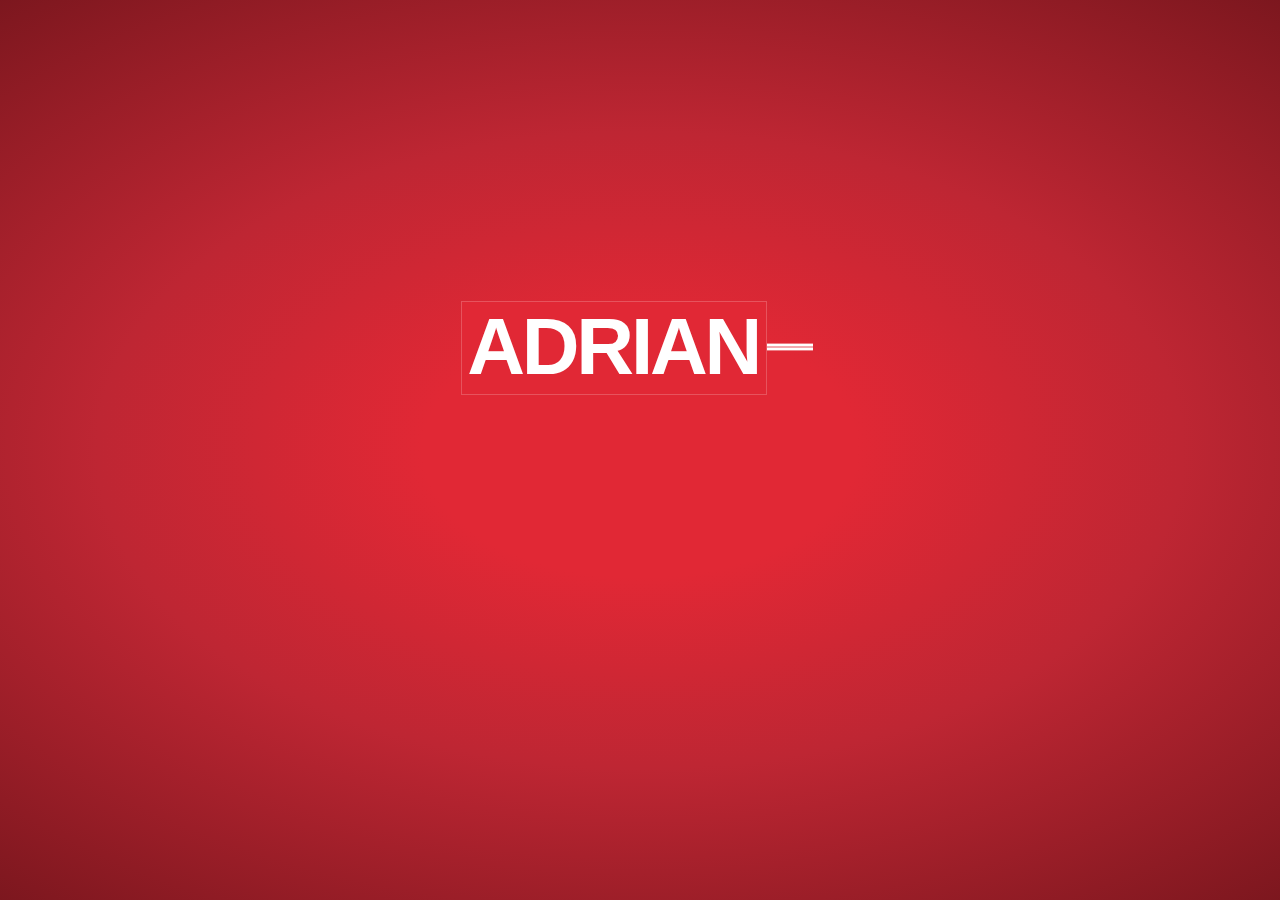
<file: index.html>
<!DOCTYPE html>
<html lang="en">

<head>
  <meta charset="UTF-8">
  <meta name="viewport" content="width=device-width, initial-scale=1.0">
  <meta author="Geezy Wish">
  <link rel="stylesheet" href="styles.css">
  <link rel="icon" href="favicon.ico" type="image/x-icon">
  <script src="https://code.jquery.com/jquery-3.6.4.min.js"></script>
  <title>Adrian's Birthday</title>
  <style>
    body {
    animation: tighten-vinette ease-out 1800ms forwards;
    }
  </style>
</head>

<body>
  <div class="wrapper run-animation" id="animate">
    <div class="logo">
      <span class="marvel">Adrian</span>
      <span class="studios">Smith</span>
      <br><span class="age">IS TURNING 6!</span>
    </div>
    <div class="avengers-assemble">
      <p class="avengers">SUPERHEROES</p>
      <a href="./home.html"><button class="comic-button">Assemble!</button></a>
    </div>
  </div>
  <div class="images"></div>
  <script src="script.js" type="text/javascript"></script>
</body>

</html>
</file>
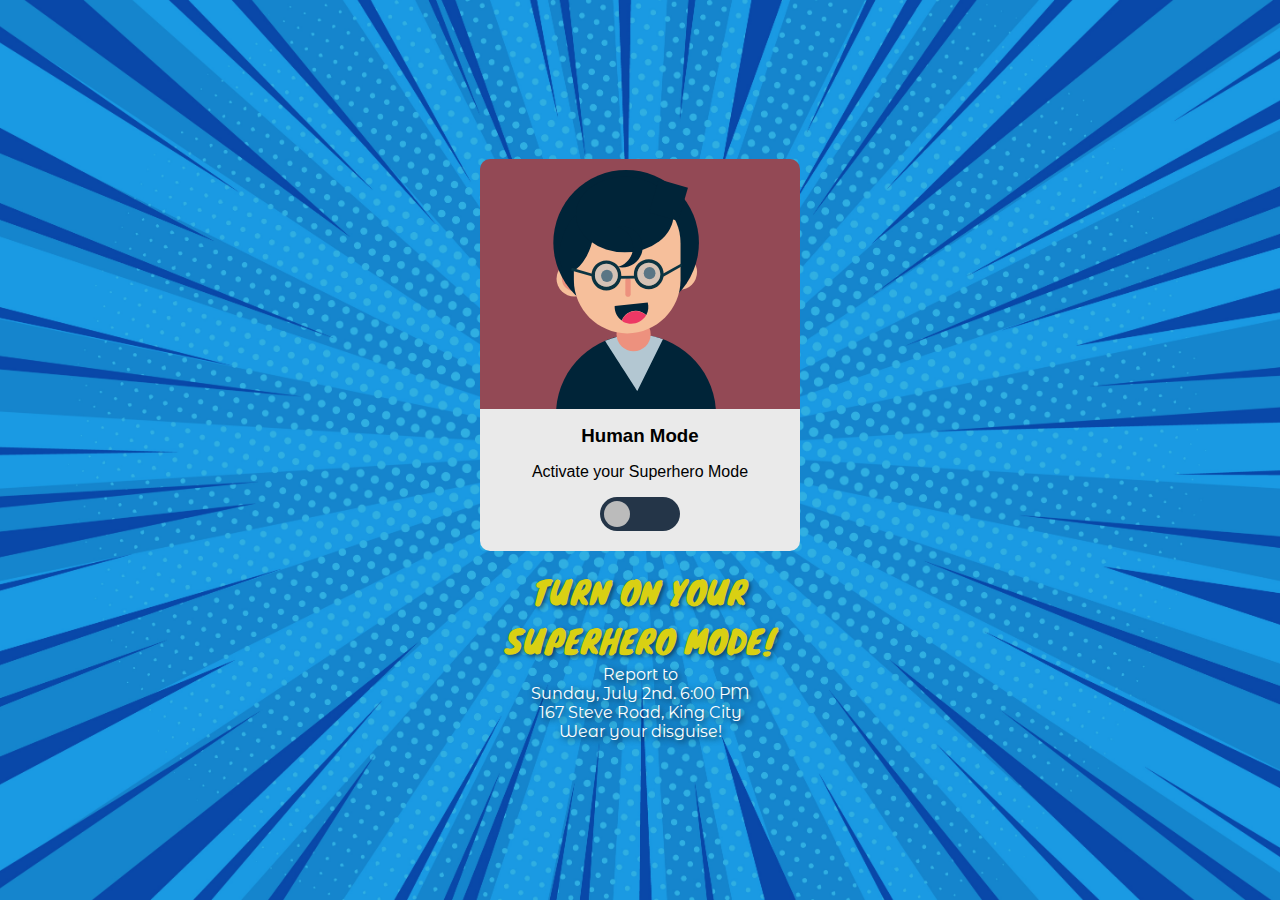
<file: home.html>
<!DOCTYPE html>
<html lang="en">

<head>
    <meta charset="UTF-8">
    <meta name="viewport" content="width=device-width, initial-scale=1.0">
    <meta author="Geezy Wish">
    <link rel="stylesheet" href="styles.css">
    <link rel="icon" href="favicon.ico" type="image/x-icon">
    <script src="https://code.jquery.com/jquery-3.6.4.min.js"></script>
    <title>Adrian's Birthday</title>
</head>

<body class="frame2-body">
    <div class="frame2">

        <div class="container">
            <div class="background">
              <div class="clarkKent">
                <?xml version="1.0" encoding="utf-8"?>
                <svg version="1.1" id="Layer_1" xmlns="http://www.w3.org/2000/svg" xmlns:xlink="http://www.w3.org/1999/xlink" x="0px" y="0px"
               viewBox="-5 0 120 120" style="enable-background:new 0 0 100 100;" xml:space="preserve">
                <!-- Gives color to the boy graphic -->
               <style type="text/css">
              .st0{fill:#002438;}
              .st1{fill:#B3C7D2;}
              .st2{fill:#ED917E;}
              .st3{fill:#F6BF9B;}
              .st4{fill:#ED3865;}
              .st5{fill:#0A3341;}
              .st6{opacity:0.5;fill:#B3C7D2;}
              .st7{fill:#0A3341;stroke:#0B3442;stroke-miterlimit:10;}
              .st8{fill:none;stroke:#0B3442;stroke-miterlimit:10;}
          </style>
          <g>
              <g id="body_x5F_clark">
                  <path class="st0" d="M83.5,98.6v-2.8c0-16.5-13.5-30-30-30h0c-16.5,0-30,13.5-30,30v2.8H83.5z"/>
              </g>
              <path class="st1" d="M63.6,67.6c0,0-3.8-1.3-5.1-1.4c-2.3-0.1-4.2-0.7-5.6-0.7c-3.7-0.1-10.9,2.6-11,2.7C41.9,68.3,54,87,54,87
                  L63.6,67.6z"/>
              <circle id="neck" class="st2" cx="52.6" cy="65.7" r="6.4"/>
              <g id="Face">
                  <g id="Ear_x5F_right">
                      <circle class="st3" cx="69.7" cy="42.4" r="6.7"/>
                      <circle class="st2" cx="69.7" cy="42.4" r="4.7"/>
                  </g>
                  <g id="Ear_x5F_left">
                      <circle class="st3" cx="30.4" cy="44.9" r="6.7"/>
                      <circle class="st2" cx="30.4" cy="44.9" r="4.7"/>
                  </g>
                  <circle class="st0" cx="49.8" cy="31.4" r="27.3"/>
                  <path class="st3" d="M50.2,65.4L50.2,65.4c-11,0-20-9-20-20V31.5c0-11,9-20,20-20h0c11,0,20,9,20,20v13.9
                      C70.2,56.4,61.2,65.4,50.2,65.4z"/>
                  <ellipse transform="matrix(0.3163 -0.9486 0.9486 0.3163 -7.9381 50.8607)" class="st0" cx="31.3" cy="30.9" rx="11.8" ry="5.6"/>
                  <ellipse class="st0" cx="49.3" cy="20.8" rx="18.3" ry="14.2"/>
                  <rect x="60" y="8.9" transform="matrix(0.9605 0.2783 -0.2783 0.9605 6.8761 -17.6808)" class="st0" width="11.4" height="13"/>
                  <path class="st0" d="M48.3,25.3c-0.6,0-1.2,0.1-1.8,0.2c3.4,0.8,5.9,3.8,5.9,7.5s-2.5,6.7-5.9,7.5c0.6,0.1,1.1,0.2,1.8,0.2
                      c4.2,0,7.7-3.4,7.7-7.7S52.6,25.3,48.3,25.3z"/>
                  <ellipse class="st0" cx="42.6" cy="43.8" rx="2.2" ry="2.3"/>
                  <ellipse class="st0" cx="58.6" cy="42.8" rx="2.2" ry="2.3"/>
                  <path class="st2" d="M50.5,51.7L50.5,51.7c-0.6,0-1-0.5-1-1v-5.3c0-0.5,0.5-1,1-1h0c0.5,0,1,0.5,1,1v5.3
                      C51.5,51.3,51,51.7,50.5,51.7z"/>
                  <path class="st0" d="M53.4,56.9c1.5,0,2.9,0.6,3.9,1.6c0,0,0.1-0.1,0.1-0.1c0.8-1.5,0.9-3.1,0.5-4.6l-12.4,1.3
                      c-0.1,2.1,0.9,4.2,2.7,5.5C48.9,58.5,51,56.9,53.4,56.9z"/>
                  <path class="st4" d="M57.3,58.6c-1-1-2.4-1.6-3.9-1.6c-2.4,0-4.4,1.5-5.2,3.7c0.2,0.1,0.4,0.3,0.6,0.4
                      C51.9,62.6,55.6,61.5,57.3,58.6z"/>
              </g>
              <g id="Glasses">
                  <g>
                      <path class="st5" d="M42.4,38.1c-3.1,0-5.6,2.5-5.6,5.6c0,3.1,2.5,5.6,5.6,5.6c3.1,0,5.6-2.5,5.6-5.6
                          C48,40.5,45.5,38.1,42.4,38.1z M42.4,47.9c-2.4,0-4.3-1.9-4.3-4.3c0-2.4,1.9-4.3,4.3-4.3s4.3,1.9,4.3,4.3
                          C46.7,46,44.8,47.9,42.4,47.9z"/>
                      <circle class="st6" cx="42.4" cy="43.6" r="4.3"/>
                  </g>
                  <g>
                      <path class="st5" d="M58.3,37.6c-3.1,0-5.6,2.5-5.6,5.6c0,3.1,2.5,5.6,5.6,5.6c3.1,0,5.6-2.5,5.6-5.6
                          C63.9,40.1,61.4,37.6,58.3,37.6z M58.3,47.5c-2.4,0-4.3-1.9-4.3-4.3c0-2.4,1.9-4.3,4.3-4.3c2.4,0,4.3,1.9,4.3,4.3
                          C62.6,45.5,60.7,47.5,58.3,47.5z"/>
                      <circle class="st6" cx="58.3" cy="43.2" r="4.3"/>
                  </g>
                  <line class="st7" x1="46.9" y1="44.4" x2="53.2" y2="44.3"/>
                  <line class="st8" x1="63.5" y1="43.7" x2="70.6" y2="39.7"/>
                  <line class="st8" x1="37.3" y1="43.6" x2="29.3" y2="41.3"/>
              </g>
          </g>
          </svg>
              </div>
              
              <div class="superman">
                <svg xmlns="http://www.w3.org/2000/svg" xmlns:xlink="http://www.w3.org/1999/xlink" version="1.1" id="Layer_1" x="0" y="0" viewBox="-5 0 120 120" xml:space="preserve" enable-background="new 0 0 100 100">
            <style type="text/css">
              
              .st9{fill:#E15555;}
              .st10{fill:#529BD4;}
              .st11{fill:#EBD687;}
              .st12{fill:#ED917E;}
              .st13{fill:#F6BF9B;}
              .st14{fill:#002438;}
              .st15{fill:#ED3865;}
          
            </style>
            <g id="body_x5F_superman">
              <path id="cape" class="st9" d="M84.7 96.3c-1.6-15.5-14.9-27.7-30.8-27.7h-0.7c-15.9 0-29.2 12.2-30.8 27.7H84.7z"/>
              <path id="shirt" class="st10" d="M74.8 96.3v-4.6C74.8 79.7 65 70 53.1 70h0c-11.9 0-21.7 9.8-21.7 21.7v4.6H74.8z"/>
              <polygon id="logo" class="st11" points="68.4 96.3 69 95.2 61.4 82.3 46.4 82.5 39 95.6 39.4 96.3 "/>
            </g>
            <circle id="neck_1_" class="st12" cx="52.6" cy="67.7" r="6.4"/>
            <g id="Face_1_">
              <g id="Ear_x5F_right_1_">
                <circle class="st13" cx="69.7" cy="44.4" r="6.7"/>
                <circle class="st12" cx="69.7" cy="44.4" r="4.7"/>
              </g>
              <g id="Ear_x5F_left_1_">
                <circle class="st13" cx="30.4" cy="46.9" r="6.7"/>
                <circle class="st12" cx="30.4" cy="46.9" r="4.7"/>
              </g>
              <circle class="st14" cx="49.8" cy="33.4" r="27.3"/>
              <path class="st13" d="M50.2 67.4L50.2 67.4c-11 0-20-9-20-20V33.5c0-11 9-20 20-20h0c11 0 20 9 20 20v13.9C70.2 58.4 61.2 67.4 50.2 67.4z"/>
              <path class="st14" d="M40.6 44.8c-0.1 0.3-0.2 0.6-0.2 0.9 0 1.3 1 2.3 2.2 2.3 0.8 0 1.4-0.4 1.8-1L40.6 44.8z"/>
              <path class="st14" d="M60.7 43.9c0.1 0.3 0.2 0.6 0.2 0.9 0 1.3-1 2.3-2.2 2.3 -0.8 0-1.4-0.4-1.8-1L60.7 43.9z"/>
              <ellipse transform="matrix(0.3163 -0.9486 0.9486 0.3163 -9.8354 52.228)" class="st14" cx="31.3" cy="32.9" rx="11.8" ry="5.6"/>
              <ellipse class="st14" cx="49.3" cy="22.8" rx="18.3" ry="14.2"/>
              <rect x="60" y="10.9" transform="matrix(0.9605 0.2783 -0.2783 0.9605 7.4327 -17.6017)" class="st14" width="11.4" height="13"/>
              <path class="st14" d="M48.3 27.3c-0.6 0-1.2 0.1-1.8 0.2 3.4 0.8 5.9 3.8 5.9 7.5s-2.5 6.7-5.9 7.5c0.6 0.1 1.1 0.2 1.8 0.2 4.2 0 7.7-3.4 7.7-7.7S52.6 27.3 48.3 27.3z"/>
              <path class="st12" d="M50.5 53.7L50.5 53.7c-0.6 0-1-0.5-1-1v-5.3c0-0.5 0.5-1 1-1h0c0.5 0 1 0.5 1 1v5.3C51.5 53.3 51 53.7 50.5 53.7z"/>
              <path class="st14" d="M53.4 58.9c1.5 0 2.9 0.6 3.9 1.6 0 0 0.1-0.1 0.1-0.1 0.8-1.5 0.9-3.1 0.5-4.6l-12.4 1.3c-0.1 2.1 0.9 4.2 2.7 5.5C48.9 60.5 51 58.9 53.4 58.9z"/>
              <path class="st15" d="M57.3 60.6c-1-1-2.4-1.6-3.9-1.6 -2.4 0-4.4 1.5-5.2 3.7 0.2 0.1 0.4 0.3 0.6 0.4C51.9 64.6 55.6 63.5 57.3 60.6z"/>
            </g>
          </svg>
              </div>
            </div>
            <div class="text">
              <h3>Human Mode</h3>
              <p>Activate your Superhero Mode</p>
              <div class="toggleSwitch">
                <label class="switch">
                  <input type="checkbox" class="check">
                  <div class="slider round"></div>
                </label>
              </div>
            </div>
          </div>
        <div class="venue">
            <span class="superhero">TURN ON YOUR<br>SUPERHERO MODE!</span>
            <br>
            Report to
            <br>
            Sunday, July 2nd. 6:00 PM
            <br>
            167 Steve Road, King City
            <br>
            Wear your disguise!
        </div>
    </div>
    <script src="script.js" type="text/javascript"></script>
</body>

</html>
</file>
<file: styles.css>
@import url(https://fonts.googleapis.com/css?family=Bangers);
@import url(https://fonts.googleapis.com/css?family=Knewave);
@import url(https://fonts.googleapis.com/css?family=Montserrat+Alternates);

* {
    box-sizing: border-box;
}

html,
body {
    height: 100vh;
    height: 100dvh;
}

body {
    margin: 0;
    background-color: #e12835;
    background-image: radial-gradient(#e12835 20%, #be2633 50%, rgba(0, 0, 0, .5) 100%);
    background-size: 120%;
    background-position: center;
    font-family: 'Barlow Condensed', sans-serif;
}

.images {
    pointer-events: none;
    height: 100vh;
    top: 0;
    bottom: 0;
    right: 0;
    left: 0;
    position: absolute;
    opacity: 0.6;
    z-index: 3;
    background-size: cover;
    background-position: center;
    background-repeat: none;
    background-image: url('https://dashandarbeitsgeschaeft.at/media/image/product/13916/lg/avengers-comic-pack.jpg');
}

.wrapper {
    height: 100vh;
    display: flex;
    align-items: center;
    flex-direction: column;
    justify-content: center;
}

.logo {
    cursor: pointer;
    text-align: center;
}

.logo:hover .restart {
    opacity: 0.8;
}

.restart {
    color: #fff;
    margin-top: 20px;
    font-size: 1.5rem;
    text-transform: uppercase;
    letter-spacing: -0.08rem;
    transition: opacity 150ms linear;
}

.marvel,
.studios {
    position: relative;
    color: #fff;
    text-transform: uppercase;
    letter-spacing: -0.2rem;
    font-size: 5rem;
    margin: 0.05rem 0.05rem 0.5rem;
    padding: 0 0.4rem;
    display: inline-block;
}

.studios {
    font-weight: 500;
    letter-spacing: -0.3rem;
    transform: translateX(-95px);
}

.marvel {
    z-index: 21;
    font-weight: 800;
    transform: translateX(95px);
}

.marvel:before {
    z-index: -1;
    content: '';
    display: block;
    background-color: #e12835;
    border: solid rgba(255, 255, 255, .2) 1px;
    height: 100%;
    width: 100%;
    position: absolute;
    top: 0;
    left: 0;
}

.studios:after,
.studios:before {
    content: '';
    display: block;
    height: 3px;
    position: absolute;
    background-color: #fff;
    display: block;
    left: 0.4rem;
    right: 0.4rem;
}

.age {
    transition: opacity 0.5s ease-in;
    opacity: 0;
    color: white;
}

.studios:before {
    top: 0;
}

.studios:after {
    bottom: 0;
}

.wrapper.run-animation {
    animation: shrink ease-out 4800ms forwards 600ms;
}

.wrapper.run-animation .marvel {
    transform: translateX(95px);
    animation: slide-out-X 750ms ease forwards;
}

.wrapper.run-animation .studios {
    transform: translateX(-95px);
    color: transparent;
    animation: slide-out-X 750ms ease forwards, show-text 300ms linear forwards 1500ms;
}

.wrapper.run-animation .studios:before {
    transform: translateY(2.9rem);
    animation: slide-out-Y 300ms ease forwards 750ms;
}

.wrapper.run-animation .studios:after {
    transform: translateY(-2.9rem);
    animation: slide-out-Y 300ms ease forwards 750ms;
}

.wrapper.run-animation .restart {
    opacity: 0;
    animation: fade-down 1200ms ease 3600ms forwards;
}

.wrapper.run-animation~.images {
    animation: flicker-images 1500ms 2 steps(1, end), fade-out 4500ms forwards;
}

@keyframes slide-out-X {
    100% {
        transform: translateX(0);
    }
}

@keyframes slide-out-Y {
    100% {
        transform: translateY(0);
    }
}

@keyframes show-text {
    100% {
        color: #fff;
    }
}

@keyframes shrink {
    100% {
        transform: scale(0.8);
    }
}

@keyframes tighten-vinette {
    100% {
        background-size: 120%;
    }
}

@keyframes fade-down {
    0% {
        transform: translateY(-2rem);
        opacity: 0;
    }

    100% {
        transform: translateY(0);
        opacity: 0.5;
    }
}

@keyframes fade-out {
    100% {
        opacity: 0;
    }
}



@keyframes flicker-images {
    0% {
        background-image: url('https://i.ytimg.com/vi/lhgrYaBmplY/maxresdefault.jpg');
    }

    10% {
        background-image: url('https://cdn.marvel.com/content/1x/004tho_com_inl_05.jpg');
    }

    20% {
        background-image: url('https://www.nerdmuch.com/wp-content/uploads/2016/02/funny-deadpool.jpg');
    }

    30% {
        background-image: url('https://i.pinimg.com/736x/b4/e0/d5/b4e0d51ab9af14198f733ca582d06794--geek-things-geek-art.jpg');
    }

    40% {
        background-image: url('https://images.fastcompany.net/image/upload/w_1280,f_auto,q_auto,fl_lossy/fc/3025621-poster-p-1-ka-pow-marvel-opens-massive-comic-book-images-archive-and-api-to-fans-developers.jpg');
    }

    50% {
        background-image: url('https://www.superherohype.com/wp-content/uploads/sites/4/2023/09/Captain-America-Vol.-11-1-cover-cropped.jpg');
    }

    60% {
        background-image: url('https://www.superherohype.com/wp-content/uploads/sites/4/2022/09/avengers-war-across-time.jpg');
    }

    70% {
        background-image: url('https://comicvine.gamespot.com/a/uploads/scale_medium/12/124259/8126579-amazing_spider-man_vol_5_54_stormbreakers_variant_textless.jpg');
    }

    80% {
        background-image: url('https://encrypted-tbn0.gstatic.com/images?q=tbn:ANd9GcQMFwagi_Q_bMaXTjS3kPwsIWqsKqbwz92xln3e1J7t2OnEbwfxCP0B_YPzCbjKh_p3sIQ');
    }

    90% {
        background-image: url('https://ew.com/thmb/Vh6GNnxEbycJISmWeAn7i8ivoSw=/1500x0/filters:no_upscale():max_bytes(150000):strip_icc()/Hawkeye-02-8163f96600d647dea0ae98c085daeb8f.jpg');
    }

    100% {
        background-image: url('https://rkuykendall.github.io/wheretostartreading/articles/black-widow.jpg');
    }
}

.comic-button {
    font-family: 'Bangers';
    transform: rotate(2deg);
    margin: 4px 15px;
    font-size: 1.3rem;
    padding: 8px;
    background: #ddd;
    border: 1px solid #222;
    width: fit-content;
    box-shadow: 3px 3px 0 #222;
    align-self: center;
}

.avengers-assemble {
    font-family: 'Bangers';
    position: relative;
    display: flex;
    flex-direction: column;
    text-align: center;
    font-size: 3rem;
    margin-top: 4rem;
    color: white;
    transition: opacity 0.5s ease-in;
    opacity: 0;
}

.avengers {
    margin: 0px;
    background-color: #e12835;
    border: solid rgba(255, 255, 255, .2) 1px;
    padding: 2px 8px;
    align-self: center;
    width: fit-content;
}

.show {
    opacity: 1;
    /* When 'show' class is added, set opacity to 1 */
}

.frame2 {
    height: 100vh;
    height: 100dvh;
    position: relative;
    display: flex;
    justify-content: center;
    align-items: center;
    flex-direction: column;
    overflow-x: hidden;
    transition: height 500ms ease;
}

.frame2.open {
    height: 100%;
}

.venue {
    transition: opacity 0.8s ease-in;
    opacity: 1;
    text-align: center;
    text-shadow: 2px 2px 6px rgba(0, 0, 0, 0.8);
    color: white;
    margin-top: 1rem;
    font-family: 'Montserrat Alternates', sans-serif;
}

.frame2-body {
    background-image: url('f2.jpg');
    height: 100vh;
    background-size: cover;
    background-repeat: no-repeat;
}

.superhero {
    font-family: 'Knewave';
    color: #d9d013;
    font-size: 2rem;
    text-shadow: 2px 2px 4px rgba(0, 0, 0, 0.5);
}

.container {
    width: 320px;
}

.background {
    height: 250px;
    position: relative;
    overflow: hidden;
    border-radius: 10px 10px 0 0;
    background-color: #934955;
    animation: changeColor 5s infinite;
}
@keyframes changeColor {
    0% { background-color: #934949; }
    12% { background-color: #934990; }
    25% { background-color: #6c4993; }
    37% { background-color: #495a93; }
    50% { background-color: #498993; }
    75% { background-color: #689349; }
    75% { background-color: #d7d558; }
    100% { background-color: #d53333; }
  }

.text {
    background-color: #eaeaea;
    padding: 1rem;
    text-align: center;
    border-radius: 0 0 10px 10px;

}

.text h3 {
    margin: 0;
}

.clarkKent,
.superman {
    position: absolute;
    top: 0px;
    width: 100%;
}

.background .clarkKent {
    opacity: 1;
    transition: opacity .3s ease-in-out;
}

.background .superman {
    opacity: 0;
    transition: opacity .3s ease-in-out;
}

.background.active .superman {
    opacity: 1;
    transition: opacity .3s ease-in-out;
}

.background.active .clarkKent {
    opacity: 0;
    transition: opacity .3s ease-in-out;
}


.switch {
    position: relative;
    display: inline-block;
    width: 80px;
    height: 34px;
}

.switch input {
    display: none;
}

.slider {
    position: absolute;
    cursor: pointer;
    top: 0;
    left: 0;
    bottom: 0;
    right: 0;
    background-color: #243548;
    /* Remove blue highlighting effect */
    -webkit-tap-highlight-color: transparent;
    transition: .4s
}

.slider:before {
    content: '';
    width: 26px;
    height: 26px;
    position: absolute;
    top: 4px;
    left: 4px;
    background-color: #BBBBBB;
    transition: .4s;
    border-radius: 50% 50% 50% 50% / 50% 50% 50% 50%;
    border-right: 0px solid #BBBBBB;
    border-left: 0px solid #BBBBBB;
    animation: toggle-reverse .5s forwards;
}


input:checked+.slider:before {
    background-color: #3CCC97;
}

input:focus+.slider {
    box-shadow: 0 0 1px #2196F3;
}

input:checked+.slider:before {
    /*   transform: translateX(46px); */
    animation: toggle .5s forwards;
}


.slider.round {
    border-radius: 34px;
}

.slider.round:before {
    border-radius: 50%;
}

@keyframes toggle {
    0% {
        transform: translateX(0px);
        border-right: 0 solid #BBBBBB;
        border-left: 0 solid #BBBBBB;
        background: #BBBBBB;
        border-radius: 50% 50% 50% 50% / 50% 50% 50% 50%;
        height: 26px;
    }

    25% {
        border-left: 0 solid #BBBBBB;
        border-radius: 45% 35% 65% 45% / 50% 50% 50% 50%;
        height: 26px;
    }

    45% {
        border-left: 25px solid #3CCC97;
        border-color: #3CCC97;
        background: #3CCC97;
        border-radius: 65% 45% 65% 45% / 50% 50% 50% 50%;
        height: 16px;
        top: 8px;
    }

    100% {
        border-right: 0 solid #3CCC97;
        border-left: 0 solid #3CCC97;
        border-radius: 50% 50% 50% 50% / 50% 50% 50% 50%;
        transform: translateX(46px);
        height: 26px;
        top: 4px;
    }
}



@keyframes toggle-reverse {
    0% {
        transform: translateX(46px);
        background: #3CCC97;
        border-right: 0 solid #3CCC97;
        border-left: 0 solid #3CCC97;
        border-radius: 50% 50% 50% 50% / 50% 50% 50% 50%;
        height: 26px;
    }

    25% {
        border-right: 0 solid #3CCC97;
        border-radius: 65% 45% 65% 45% / 50% 50% 50% 50%;
        height: 16px;
        top: 8px;
    }

    45% {
        border-right: 25px solid #BBBBBB;
        border-color: #BBBBBB;
        background: #BBBBBB;
        border-radius: 45% 35% 65% 45% / 50% 50% 50% 50%;
        height: 16px;
    }

    100% {
        border-right: 0 solid #BBBBBB;
        border-left: 0 solid #BBBBBB;
        border-radius: 50% 50% 50% 50% / 50% 50% 50% 50%;
        transform: translateX(0px);
        height: 26px;
        top: 4px;
    }
}
</file>
